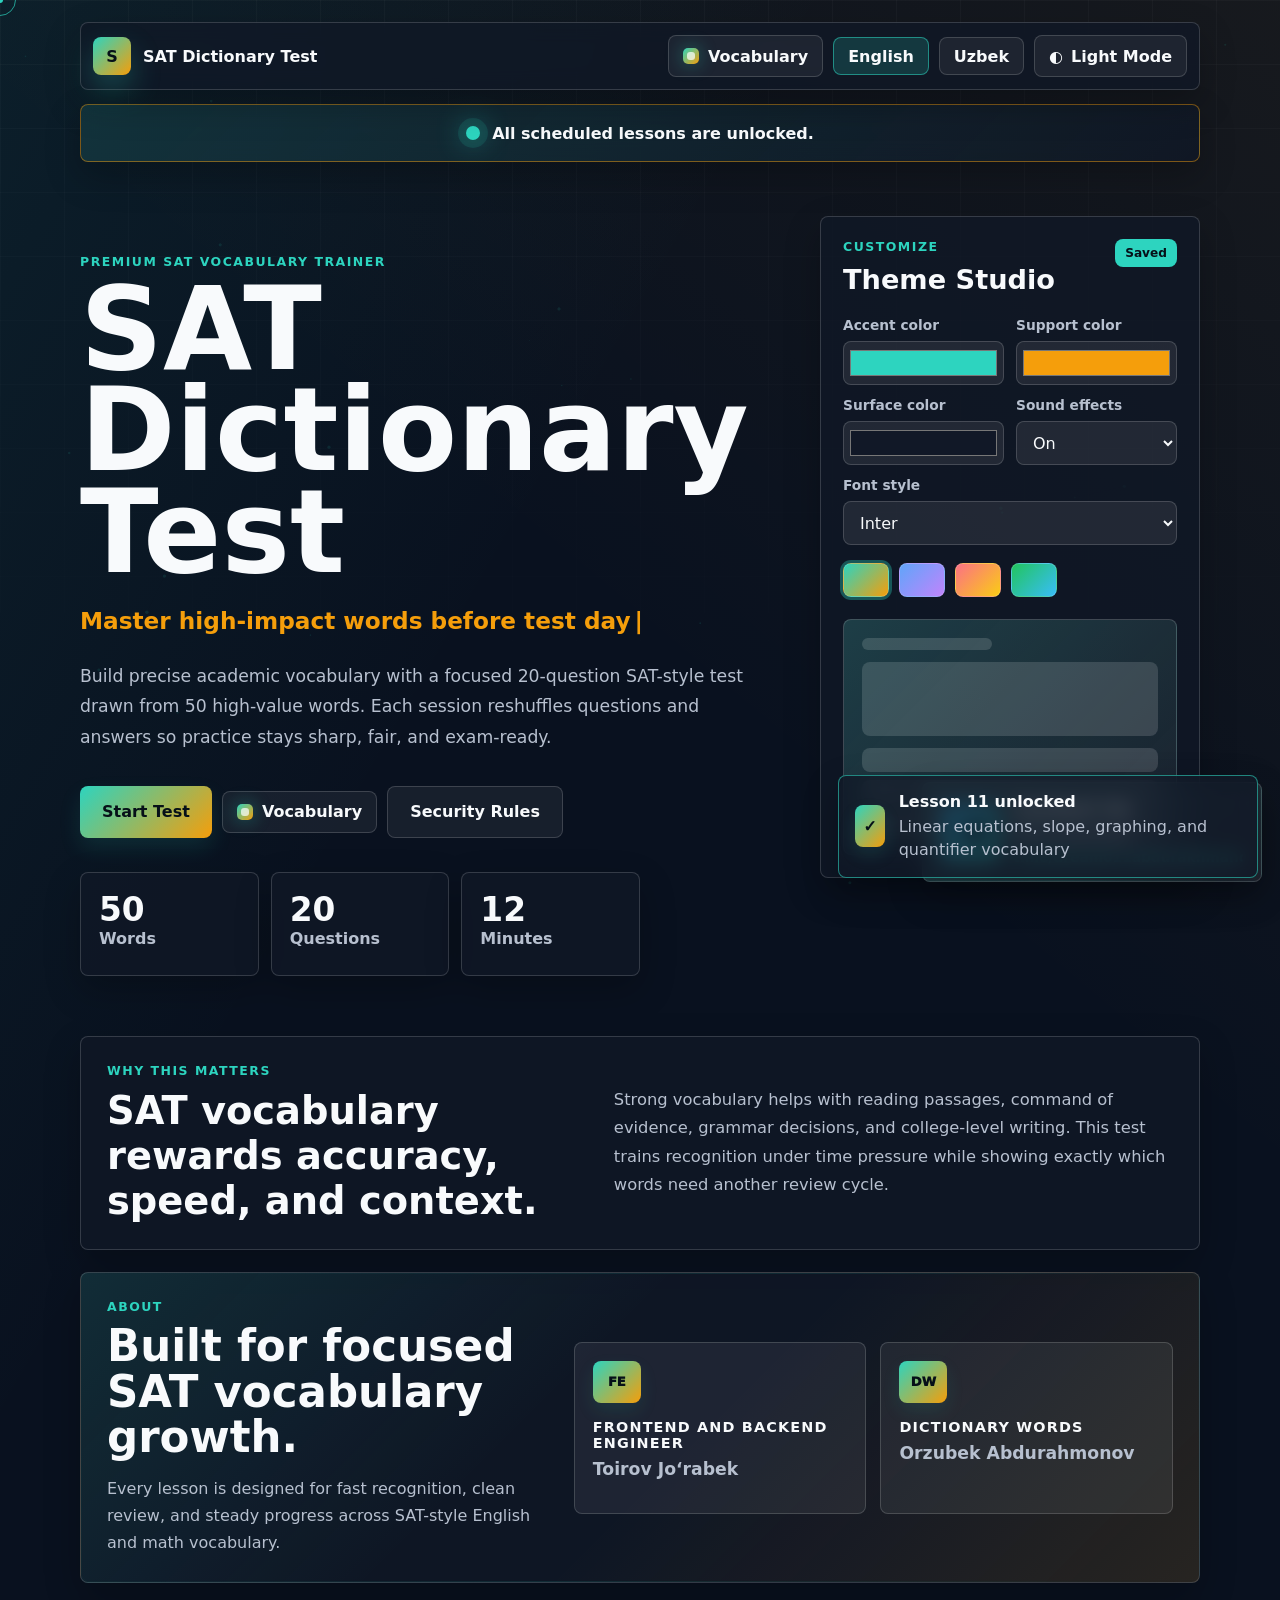
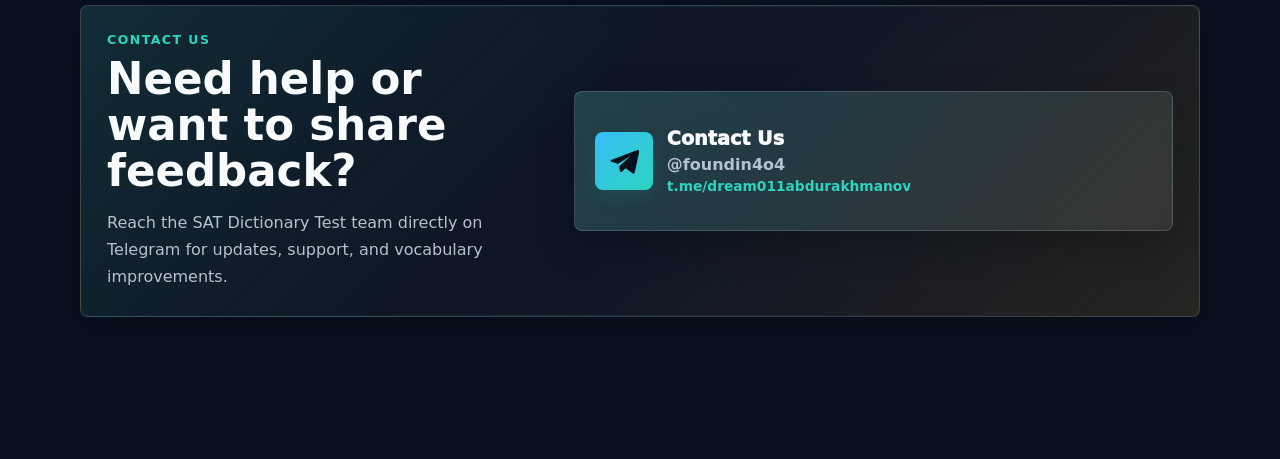
<file: index.html>
﻿<!DOCTYPE html>
<html lang="en" translate="no">
<head>
  <meta charset="UTF-8">
  <meta name="viewport" content="width=device-width, initial-scale=1.0">
  <meta name="google" content="notranslate">
  <title>SAT Dictionary Test</title>
  <link rel="icon" href="sat_icon.png">
  <link rel="stylesheet" href="style.css">
</head>
<body>
  <canvas id="particleCanvas" aria-hidden="true"></canvas>
  <div class="cursor-dot" aria-hidden="true"></div>
  <div class="cursor-ring" aria-hidden="true"></div>

  <div id="loadingScreen" class="loading-screen">
    <div class="loader">
      <span></span>
      <span></span>
      <span></span>
    </div>
    <p>Preparing vocabulary arena</p>
  </div>

  <main class="app-shell">
    <header class="topbar" data-home-only>
      <a class="brand" href="#homeScreen" aria-label="SAT Dictionary Test home">
        <span class="brand-mark">S</span>
        <span>SAT Dictionary Test</span>
      </a>

      <nav class="top-actions" aria-label="Home settings">
        <button id="vocabularyButton" class="secondary-button nav-vocab-button" type="button" data-open-vocabulary>
          <span class="nav-vocab-mark" aria-hidden="true"></span>
          <span data-i18n="vocabularyButton">Vocabulary</span>
        </button>
        <div class="language-switch" role="group" aria-label="Language selector">
          <button class="chip-button active" type="button" data-lang="en">English</button>
          <button class="chip-button" type="button" data-lang="uz">Uzbek</button>
        </div>
        <button id="modeToggle" class="icon-button text-icon" type="button" aria-pressed="false">
          <span class="mode-icon" aria-hidden="true">&#9680;</span>
          <span data-i18n="lightMode">Light Mode</span>
        </button>
      </nav>
    </header>
    <section id="unlockCountdown" class="unlock-countdown" data-home-only aria-live="polite">
      <span class="unlock-pulse" aria-hidden="true"></span>
      <span id="unlockCountdownText">Checking next lesson unlock...</span>
    </section>
    <section id="homeScreen" class="screen active home-screen" aria-labelledby="homeTitle">
      <div class="hero-grid">
        <section class="hero-copy">
          <p class="eyebrow" data-i18n="eyebrow">Premium SAT vocabulary trainer</p>
          <h1 id="homeTitle">SAT Dictionary Test</h1>
          <p id="typingLine" class="typing-line" aria-live="polite"></p>
          <p class="hero-description" data-i18n="description">
            Build precise academic vocabulary with a focused 20-question SAT-style test drawn from 50 high-value words. Each session reshuffles questions and answers so practice stays sharp, fair, and exam-ready.
          </p>

          <div class="hero-actions">
            <button id="startButton" class="primary-button pulse-button" type="button">
              <span data-i18n="startTest">Start Test</span>
            </button>
            <button id="homeVocabularyButton" class="secondary-button nav-vocab-button" type="button" data-open-vocabulary>
              <span class="nav-vocab-mark" aria-hidden="true"></span>
              <span data-i18n="vocabularyButton">Vocabulary</span>
            </button>
            <button id="openRulesButton" class="secondary-button" type="button" data-i18n="securityRules">Security Rules</button>
          </div>

          <div class="quick-stats" aria-label="Test summary">
            <article>
              <strong>50</strong>
              <span data-i18n="words">Words</span>
            </article>
            <article>
              <strong>20</strong>
              <span data-i18n="questions">Questions</span>
            </article>
            <article>
              <strong>12</strong>
              <span data-i18n="minutes">Minutes</span>
            </article>
          </div>
        </section>

        <aside class="control-panel" aria-label="Theme customization">
          <div class="panel-header">
            <div>
              <p class="eyebrow" data-i18n="customize">Customize</p>
              <h2 data-i18n="themeStudio">Theme Studio</h2>
            </div>
            <span class="live-badge" data-i18n="saved">Saved</span>
          </div>

          <div class="settings-grid">
            <label class="setting-field">
              <span data-i18n="accentColor">Accent color</span>
              <input id="accentColor" type="color" value="#2dd4bf">
            </label>
            <label class="setting-field">
              <span data-i18n="supportColor">Support color</span>
              <input id="supportColor" type="color" value="#f59e0b">
            </label>
            <label class="setting-field">
              <span data-i18n="surfaceColor">Surface color</span>
              <input id="surfaceColor" type="color" value="#111827">
            </label>
            <label class="setting-field">
              <span data-i18n="soundEffects">Sound effects</span>
              <select id="soundSelect">
                <option value="on">On</option>
                <option value="off">Off</option>
              </select>
            </label>
            <label class="setting-field wide">
              <span data-i18n="fontStyle">Font style</span>
              <select id="fontSelect"></select>
            </label>
          </div>

          <div class="preset-row" aria-label="Preset themes">
            <button class="preset preset-a active" type="button" data-theme="aurora" aria-label="Aurora preset"></button>
            <button class="preset preset-b" type="button" data-theme="scholar" aria-label="Scholar preset"></button>
            <button class="preset preset-c" type="button" data-theme="ember" aria-label="Ember preset"></button>
            <button class="preset preset-d" type="button" data-theme="mint" aria-label="Mint preset"></button>
          </div>

          <div class="mini-preview" aria-hidden="true">
            <div class="preview-toolbar"></div>
            <div class="preview-question"></div>
            <div class="preview-options">
              <span></span>
              <span></span>
              <span></span>
            </div>
          </div>
        </aside>
      </div>

      <section class="learning-band" aria-labelledby="learningTitle">
        <div>
          <p class="eyebrow" data-i18n="learningEyebrow">Why this matters</p>
          <h2 id="learningTitle" data-i18n="learningTitle">SAT vocabulary rewards accuracy, speed, and context.</h2>
        </div>
        <p data-i18n="learningText">
          Strong vocabulary helps with reading passages, command of evidence, grammar decisions, and college-level writing. This test trains recognition under time pressure while showing exactly which words need another review cycle.
        </p>
      </section>

      <section id="homeAboutSection" class="info-section about-section" aria-labelledby="aboutTitle">
        <div class="section-heading-block">
          <p class="eyebrow">About</p>
          <h2 id="aboutTitle">Built for focused SAT vocabulary growth.</h2>
          <p>Every lesson is designed for fast recognition, clean review, and steady progress across SAT-style English and math vocabulary.</p>
        </div>
        <div class="about-card-grid">
          <article class="about-card">
            <span class="about-card-icon" aria-hidden="true">FE</span>
            <h3>Frontend and Backend Engineer</h3>
            <p>Toirov Jo‘rabek</p>
          </article>
          <article class="about-card">
            <span class="about-card-icon" aria-hidden="true">DW</span>
            <h3>Dictionary Words</h3>
            <p>Orzubek Abdurahmonov</p>
          </article>
        </div>
      </section>

      <section id="homeContactSection" class="info-section contact-section" aria-labelledby="contactTitle">
        <div class="section-heading-block">
          <p class="eyebrow">Contact Us</p>
          <h2 id="contactTitle">Need help or want to share feedback?</h2>
          <p>Reach the SAT Dictionary Test team directly on Telegram for updates, support, and vocabulary improvements.</p>
        </div>
        <div class="telegram-contact-card" aria-label="Telegram contact links">
          <span class="telegram-icon" aria-hidden="true">
            <svg viewBox="0 0 24 24" focusable="false">
              <path d="M21.7 3.4 2.9 10.7c-1.2.5-1.2 1.2-.2 1.5l4.8 1.5 1.8 5.5c.2.7.4 1 .8 1 .4 0 .6-.2.9-.5l2.6-2.5 5.3 3.9c1 .6 1.6.3 1.9-.9l3.3-15.5c.3-1.3-.5-1.9-1.6-1.4Zm-4.2 4.2-8.4 7.6-.3 3-1.3-4.3 10.9-6.9c.5-.3.2-.5-.3-.3Z"/>
            </svg>
          </span>
          <div class="contact-bar-copy">
            <a class="telegram-main-link" href="https://t.me/foundin4o4" target="_blank" rel="noopener noreferrer">
              <strong>Contact Us</strong>
              <small>@foundin4o4</small>
            </a>
            <a class="telegram-channel-link" href="https://t.me/dream011abdurakhmanov" target="_blank" rel="noopener noreferrer">t.me/dream011abdurakhmanov</a>
          </div>
        </div>
      </section>
    </section>

    <section id="vocabularyScreen" class="screen vocabulary-screen" aria-labelledby="vocabularyTitle">
      <div class="vocabulary-shell">
        <div class="vocabulary-heading">
          <div>
            <p class="eyebrow">Word library</p>
            <h1 id="vocabularyTitle">Vocabulary</h1>
            <p>Review every English word with its Uzbek translation before starting a secure test.</p>
          </div>
          <button id="vocabCloseButton" class="secondary-button" type="button">Back Home</button>
        </div>

        <div class="vocabulary-toolbar">
          <div class="vocab-tabs" role="tablist" aria-label="Vocabulary lesson tabs">
            <button class="vocab-tab active" type="button" role="tab" aria-selected="true" data-vocab-lesson="lesson1">Lesson 1 Vocabulary</button>
            <button class="vocab-tab" type="button" role="tab" aria-selected="false" data-vocab-lesson="lesson2">Lesson 2 Vocabulary</button>
            <button class="vocab-tab" type="button" role="tab" aria-selected="false" data-vocab-lesson="lesson3">Lesson 3 Vocabulary</button>
            <button class="vocab-tab" type="button" role="tab" aria-selected="false" data-vocab-lesson="lesson4">Lesson 4 Vocabulary</button>
          </div>

          <div class="vocab-tools">
            <label class="vocab-search">
              <span>Search vocabulary</span>
              <input id="vocabSearchInput" type="search" placeholder="Search English or Uzbek..." autocomplete="off">
            </label>
            <button id="copyVocabularyButton" class="secondary-button copy-vocab-button" type="button">
              <span class="copy-vocab-icon" aria-hidden="true"></span>
              <span>Copy Vocabulary</span>
            </button>
          </div>
        </div>

        <div class="vocab-meta">
          <span id="vocabCount">50 words</span>
          <span id="copyStatus" aria-live="polite"></span>
        </div>

        <div id="vocabularyList" class="vocabulary-list" aria-live="polite"></div>
      </div>
    </section>

    <section id="lessonScreen" class="screen lesson-screen" aria-labelledby="lessonTitle">
      <div class="lesson-heading">
        <p class="eyebrow">Choose your test</p>
        <h1 id="lessonTitle">Select a Lesson</h1>
        <p>Choose a lesson, select your question amount, then launch a secure randomized test with shuffled answer choices.</p>
      </div>

      <div class="lesson-grid" aria-label="Available lessons">
        <article class="lesson-card lesson-card-one">
          <div class="lesson-visual lesson-image-frame">
            <img class="lesson-image" src="lesson_1.png" alt="Lesson 1 vocabulary image">
            <span class="visual-chip">L1</span>
          </div>
          <div class="lesson-content">
            <p class="eyebrow">Basic vocabulary</p>
            <h2>Lesson 1</h2>
            <p>Practice the original 50 SAT dictionary questions with essential meanings and fast recall.</p>
          </div>
          <button class="primary-button lesson-start-button" type="button" data-lesson="lesson1">Start</button>
        </article>

        <article class="lesson-card lesson-card-two">
          <div class="lesson-visual lesson-image-frame">
            <img class="lesson-image" src="lesson_2.png" alt="Lesson 2 vocabulary image">
            <span class="visual-chip">L2</span>
          </div>
          <div class="lesson-content">
            <p class="eyebrow">Intermediate vocabulary</p>
            <h2>Lesson 2</h2>
            <p>Advance into a second 50-word SAT set focused on academic reading and reasoning.</p>
          </div>
          <button class="primary-button lesson-start-button" type="button" data-lesson="lesson2">Start</button>
        </article>
        <article class="lesson-card lesson-card-three">
          <div class="lesson-visual lesson-image-frame">
            <img class="lesson-image" src="lesson_3.png" alt="Lesson 3 vocabulary image">
            <span class="visual-chip">L3</span>
          </div>
          <div class="lesson-content">
            <p class="eyebrow">Growth vocabulary</p>
            <h2>Lesson 3</h2>
            <p>Explore exponential, measurement, sequence, and change vocabulary for stronger SAT reasoning.</p>
          </div>
          <button class="primary-button lesson-start-button" type="button" data-lesson="lesson3">Start</button>
        </article>

        <article class="lesson-card lesson-card-four">
          <div class="lesson-visual lesson-image-frame">
            <img class="lesson-image" src="lesson_4.png" alt="Lesson 4 vocabulary image">
            <span class="visual-chip">L4</span>
          </div>
          <div class="lesson-content">
            <p class="eyebrow">Graph vocabulary</p>
            <h2>Lesson 4</h2>
            <p>Train polynomial, graph, table, finance, and algebra vocabulary with randomized testing.</p>
          </div>
          <button class="primary-button lesson-start-button" type="button" data-lesson="lesson4">Start</button>
        </article>
      </div>

      <div class="lesson-footer">
        <button id="lessonBackButton" class="secondary-button" type="button">Back Home</button>
      </div>
    </section>

    <section id="quizSettingsScreen" class="screen quiz-settings-screen" aria-labelledby="quizSettingsTitle">
      <div class="quiz-settings-card">
        <div class="quiz-settings-heading">
          <p class="eyebrow">Quiz setup</p>
          <h1 id="quizSettingsTitle">Customize Your Test</h1>
          <p id="quizSettingsLessonText">Lesson 1 selected. Choose how many questions you want before secure mode begins.</p>
        </div>

        <div class="question-amount-panel" aria-label="Question amount selector">
          <div class="amount-summary">
            <span id="selectedQuestionText">Selected Questions: 20</span>
            <strong id="selectedTimeText">Total Time: 200 Seconds</strong>
          </div>

          <label class="amount-slider-field" for="questionAmountSlider">
            <span>Question Amount</span>
            <input id="questionAmountSlider" type="range" min="5" max="50" step="1" value="20">
          </label>

          <div class="amount-stepper" role="group" aria-label="Adjust question amount">
            <button id="questionMinusButton" class="secondary-button amount-step-button" type="button" aria-label="Decrease question amount">-</button>
            <label class="amount-input-label" for="questionAmountInput">
              <span>Questions</span>
              <input id="questionAmountInput" type="number" min="5" max="50" step="1" value="20">
            </label>
            <button id="questionPlusButton" class="secondary-button amount-step-button" type="button" aria-label="Increase question amount">+</button>
          </div>
        </div>

        <div class="quiz-settings-actions">
          <button id="quizSettingsBackButton" class="secondary-button" type="button">Back to Lessons</button>
          <button id="quizSettingsStartButton" class="primary-button" type="button">Start Secure Test</button>
        </div>
      </div>
    </section>
    <section id="testScreen" class="screen test-screen" aria-labelledby="questionTitle">
      <div class="test-topbar">
        <div>
          <span id="testLabel" class="test-label">SAT Vocabulary Session</span>
          <h2 id="questionCounter">Question 1 of 20</h2>
        </div>
        <div class="test-metrics">
          <div class="metric">
            <span>Timer</span>
            <strong id="timerDisplay">03:20</strong>
          </div>
          <div class="metric">
            <span>Score</span>
            <strong id="scoreDisplay">0</strong>
          </div>
        </div>
      </div>

      <div class="progress-track" aria-label="Test progress">
        <div id="progressBar" class="progress-bar"></div>
      </div>

      <article class="question-stage">
        <p id="questionMeta" class="question-meta">Choose the best meaning.</p>
        <h1 id="questionTitle">What is the meaning of "abate"?</h1>
        <div id="optionsGrid" class="options-grid" role="radiogroup" aria-label="Answer choices"></div>
      </article>

      <div class="test-actions">
        <button id="finishButton" class="secondary-button danger" type="button">Finish Test</button>
        <button id="nextButton" class="primary-button" type="button" disabled>Next Question</button>
      </div>
    </section>

    <section id="resultScreen" class="screen result-screen" aria-labelledby="resultTitle">
      <div class="result-card">
        <p id="resultStatus" class="eyebrow">Test complete</p>
        <h1 id="resultTitle">Your SAT Vocabulary Result</h1>
        <div class="score-orbit" aria-label="Final score">
          <span id="scoreBig">0/20</span>
          <small id="percentageBig">0%</small>
        </div>
        <div class="grade-strip">
          <div>
            <span>Grade</span>
            <strong id="gradeValue">F</strong>
          </div>
          <div>
            <span>Correct</span>
            <strong id="correctValue">0</strong>
          </div>
          <div>
            <span>Missed</span>
            <strong id="missedValue">0</strong>
          </div>
        </div>

        <div id="cheatWarning" class="warning-box hidden" role="alert"></div>

        <section class="review-section" aria-labelledby="reviewTitle">
          <h2 id="reviewTitle">Incorrect Answers</h2>
          <div id="incorrectList" class="incorrect-list"></div>
        </section>

        <div class="result-actions">
          <button id="retryButton" class="primary-button" type="button">Retry Test</button>
          <button id="homeButton" class="secondary-button" type="button">Back Home</button>
        </div>
      </div>
    </section>
  </main>

  <div id="modalOverlay" class="modal-overlay hidden" role="dialog" aria-modal="true" aria-labelledby="modalTitle">
    <div class="modal-window">
      <button id="closeModalButton" class="modal-close" type="button" aria-label="Close dialog">x</button>
      <p class="eyebrow" id="modalKicker">Secure mode</p>
      <h2 id="modalTitle">Fullscreen test rules</h2>
      <p id="modalBody">
        The test runs in fullscreen. Leaving the page, opening developer tools, copying text, right clicking, switching tabs, or using system shortcuts ends the session and records the current result.
      </p>
      <button id="modalActionButton" class="primary-button" type="button">I understand</button>
    </div>
  </div>

  <div id="confettiLayer" class="confetti-layer" aria-hidden="true"></div>
  <div id="permanentContactBar" class="permanent-contact-bar" aria-label="Telegram contact links">
    <span class="telegram-icon" aria-hidden="true">
      <svg viewBox="0 0 24 24" focusable="false">
        <path d="M21.7 3.4 2.9 10.7c-1.2.5-1.2 1.2-.2 1.5l4.8 1.5 1.8 5.5c.2.7.4 1 .8 1 .4 0 .6-.2.9-.5l2.6-2.5 5.3 3.9c1 .6 1.6.3 1.9-.9l3.3-15.5c.3-1.3-.5-1.9-1.6-1.4Zm-4.2 4.2-8.4 7.6-.3 3-1.3-4.3 10.9-6.9c.5-.3.2-.5-.3-.3Z"/>
      </svg>
    </span>
    <div class="contact-bar-copy">
      <a class="telegram-main-link" href="https://t.me/foundin4o4" target="_blank" rel="noopener noreferrer">
        <strong>Contact Us</strong>
        <small>@foundin4o4</small>
      </a>
      <a class="telegram-channel-link" href="https://t.me/dream011abdurakhmanov" target="_blank" rel="noopener noreferrer">t.me/dream011abdurakhmanov</a>
    </div>
  </div>

  <script src="lessons-extra.js"></script>
  <script src="script.js"></script>
</body>
</html>
</file>
<file: style.css>
﻿:root {
  --accent: #2dd4bf;
  --support: #f59e0b;
  --surface-custom: #111827;
  --bg: #09111f;
  --bg-2: #101827;
  --text: #f8fafc;
  --muted: #b7c0cf;
  --panel: rgba(12, 18, 31, 0.72);
  --panel-solid: #121a2a;
  --line: rgba(255, 255, 255, 0.16);
  --shadow: 0 24px 70px rgba(0, 0, 0, 0.34);
  --radius: 8px;
  --font-main: Inter, ui-sans-serif, system-ui, -apple-system, BlinkMacSystemFont, "Segoe UI", sans-serif;
}

* {
  box-sizing: border-box;
}

html {
  scroll-behavior: smooth;
}

body {
  min-height: 100vh;
  margin: 0;
  overflow-x: hidden;
  color: var(--text);
  font-family: var(--font-main);
  background:
    linear-gradient(120deg, rgba(45, 212, 191, 0.12), transparent 34%),
    linear-gradient(220deg, rgba(245, 158, 11, 0.12), transparent 38%),
    var(--bg);
  transition: background 500ms ease, color 300ms ease, font-family 250ms ease;
}

body.light {
  --bg: #f7fafc;
  --bg-2: #eef4f7;
  --text: #101827;
  --muted: #536173;
  --panel: rgba(255, 255, 255, 0.74);
  --panel-solid: #ffffff;
  --line: rgba(17, 24, 39, 0.13);
  --shadow: 0 24px 70px rgba(31, 41, 55, 0.16);
}

button,
input,
select {
  font: inherit;
}

button {
  cursor: pointer;
}

button:focus-visible,
input:focus-visible,
select:focus-visible,
[role="radio"]:focus-visible {
  outline: 3px solid color-mix(in srgb, var(--accent) 70%, white);
  outline-offset: 4px;
}

::selection {
  color: #051018;
  background: var(--accent);
}

#particleCanvas {
  position: fixed;
  inset: 0;
  z-index: -2;
  width: 100%;
  height: 100%;
}

body::before {
  position: fixed;
  inset: 0;
  z-index: -1;
  content: "";
  pointer-events: none;
  background-image:
    linear-gradient(rgba(255, 255, 255, 0.035) 1px, transparent 1px),
    linear-gradient(90deg, rgba(255, 255, 255, 0.035) 1px, transparent 1px);
  background-size: 64px 64px;
  mask-image: linear-gradient(to bottom, rgba(0, 0, 0, 0.8), transparent 86%);
}

.cursor-dot,
.cursor-ring {
  position: fixed;
  z-index: 9999;
  left: 0;
  top: 0;
  pointer-events: none;
  transform: translate(-50%, -50%);
  transition: opacity 200ms ease;
}

.cursor-dot {
  width: 6px;
  height: 6px;
  border-radius: 999px;
  background: var(--accent);
}

.cursor-ring {
  width: 32px;
  height: 32px;
  border: 1px solid color-mix(in srgb, var(--accent) 70%, transparent);
  border-radius: 999px;
  transition: transform 120ms ease, width 160ms ease, height 160ms ease, opacity 200ms ease;
}

@media (pointer: coarse) {
  .cursor-dot,
  .cursor-ring {
    display: none;
  }
}

.loading-screen {
  position: fixed;
  inset: 0;
  z-index: 9998;
  display: grid;
  place-items: center;
  gap: 18px;
  background: var(--bg);
  transition: opacity 450ms ease, visibility 450ms ease;
}

.loading-screen.hidden {
  visibility: hidden;
  opacity: 0;
}

.loader {
  display: flex;
  gap: 10px;
}

.loader span {
  width: 14px;
  height: 52px;
  border-radius: 999px;
  background: linear-gradient(180deg, var(--accent), var(--support));
  animation: loadingPulse 900ms ease-in-out infinite;
}

.loader span:nth-child(2) {
  animation-delay: 120ms;
}

.loader span:nth-child(3) {
  animation-delay: 240ms;
}

.loading-screen p {
  margin: 0;
  color: var(--muted);
  letter-spacing: 0.08em;
  text-transform: uppercase;
}

.app-shell {
  width: min(1180px, calc(100% - 32px));
  margin: 0 auto;
  padding: 22px 0 142px;
}

.topbar {
  position: sticky;
  top: 12px;
  z-index: 50;
  display: flex;
  align-items: center;
  justify-content: space-between;
  gap: 18px;
  min-height: 66px;
  padding: 12px;
  border: 1px solid var(--line);
  border-radius: var(--radius);
  background: var(--panel);
  box-shadow: var(--shadow);
  backdrop-filter: blur(20px);
}

.brand {
  display: inline-flex;
  align-items: center;
  gap: 12px;
  color: var(--text);
  font-weight: 800;
  text-decoration: none;
}

.brand-mark {
  display: grid;
  width: 38px;
  height: 38px;
  place-items: center;
  border-radius: var(--radius);
  color: #061018;
  background: linear-gradient(135deg, var(--accent), var(--support));
  box-shadow: 0 14px 30px color-mix(in srgb, var(--accent) 26%, transparent);
}

.top-actions,
.language-switch,
.hero-actions,
.test-actions,
.result-actions,
.preset-row {
  display: flex;
  align-items: center;
  gap: 10px;
}

.chip-button,
.icon-button,
.primary-button,
.secondary-button,
.option-button,
.modal-close {
  border: 0;
  border-radius: var(--radius);
  transition: transform 200ms ease, box-shadow 200ms ease, background 200ms ease, border-color 200ms ease, opacity 200ms ease;
}

.chip-button,
.icon-button,
.secondary-button {
  color: var(--text);
  border: 1px solid var(--line);
  background: rgba(255, 255, 255, 0.06);
}

.chip-button {
  min-height: 38px;
  padding: 0 14px;
  font-weight: 700;
}

.chip-button.active,
.chip-button:hover,
.icon-button:hover,
.secondary-button:hover {
  border-color: color-mix(in srgb, var(--accent) 55%, transparent);
  background: color-mix(in srgb, var(--accent) 18%, transparent);
}

.icon-button {
  min-height: 42px;
  padding: 0 14px;
}

.text-icon {
  display: inline-flex;
  align-items: center;
  gap: 8px;
  font-weight: 750;
}

.screen {
  display: none;
  animation: screenIn 420ms ease both;
}

.screen.active {
  display: block;
}

.home-screen {
  padding-top: 54px;
}

.hero-grid {
  display: grid;
  grid-template-columns: minmax(0, 1fr) 420px;
  gap: 30px;
  align-items: start;
  min-height: calc(100vh - 160px);
}

.hero-copy {
  align-self: center;
  padding: 38px 0;
}

.eyebrow {
  margin: 0 0 10px;
  color: var(--accent);
  font-size: 0.78rem;
  font-weight: 850;
  letter-spacing: 0.12em;
  text-transform: uppercase;
}

h1,
h2,
p {
  overflow-wrap: anywhere;
}

.hero-copy h1 {
  max-width: 820px;
  margin: 0;
  font-size: clamp(3rem, 9vw, 7.2rem);
  line-height: 0.88;
  letter-spacing: 0;
}

.typing-line {
  min-height: 36px;
  margin: 24px 0 0;
  color: var(--support);
  font-size: clamp(1.1rem, 2vw, 1.45rem);
  font-weight: 760;
}

.typing-line::after {
  content: "|";
  display: inline-block;
  margin-left: 4px;
  animation: blink 900ms steps(2, start) infinite;
}

.hero-description {
  max-width: 680px;
  margin: 18px 0 0;
  color: var(--muted);
  font-size: 1.08rem;
  line-height: 1.75;
}

.hero-actions {
  flex-wrap: wrap;
  margin-top: 34px;
}

.primary-button,
.secondary-button {
  min-height: 52px;
  padding: 0 22px;
  font-weight: 850;
}

.primary-button {
  position: relative;
  overflow: hidden;
  color: #061018;
  background: linear-gradient(135deg, var(--accent), var(--support));
  box-shadow: 0 18px 38px color-mix(in srgb, var(--accent) 24%, transparent);
}

.primary-button::before {
  position: absolute;
  inset: 0;
  content: "";
  transform: translateX(-120%) skewX(-20deg);
  background: linear-gradient(90deg, transparent, rgba(255, 255, 255, 0.46), transparent);
}

.primary-button:hover::before {
  animation: sheen 900ms ease;
}

.primary-button:hover,
.secondary-button:hover,
.option-button:hover,
.icon-button:hover {
  transform: translateY(-2px);
}

.primary-button:disabled {
  cursor: not-allowed;
  opacity: 0.46;
  transform: none;
}

.button-arrow {
  margin-left: 10px;
}

.pulse-button {
  animation: buttonBreathe 2.8s ease-in-out infinite;
}

.secondary-button {
  background: rgba(255, 255, 255, 0.06);
}

.nav-vocab-button {
  display: inline-flex;
  align-items: center;
  gap: 9px;
  min-height: 42px;
  padding: 0 14px;
}

.nav-vocab-mark,
.copy-vocab-icon {
  position: relative;
  display: inline-block;
  width: 16px;
  height: 16px;
  border-radius: 5px;
  background: linear-gradient(135deg, var(--accent), var(--support));
  box-shadow: 0 0 18px color-mix(in srgb, var(--accent) 40%, transparent);
}

.nav-vocab-mark::after,
.copy-vocab-icon::after {
  position: absolute;
  inset: 4px;
  border-radius: 3px;
  content: "";
  background: rgba(255, 255, 255, 0.7);
  animation: iconPulse 1.8s ease-in-out infinite;
}

.secondary-button.danger {
  border-color: rgba(248, 113, 113, 0.38);
  color: #fecaca;
}

body.light .secondary-button.danger {
  color: #991b1b;
}

.quick-stats {
  display: grid;
  grid-template-columns: repeat(3, minmax(0, 1fr));
  gap: 12px;
  max-width: 560px;
  margin-top: 34px;
}

.quick-stats article {
  min-height: 104px;
  padding: 18px;
  border: 1px solid var(--line);
  border-radius: var(--radius);
  background: var(--panel);
  box-shadow: var(--shadow);
  backdrop-filter: blur(24px);
}

.quick-stats strong {
  display: block;
  font-size: 2.05rem;
}

.quick-stats span {
  color: var(--muted);
  font-weight: 700;
}

.control-panel,
.learning-band,
.question-stage,
.result-card,
.modal-window {
  border: 1px solid var(--line);
  border-radius: var(--radius);
  background: var(--panel);
  box-shadow: var(--shadow);
  backdrop-filter: blur(22px);
}

.control-panel {
  position: sticky;
  top: 100px;
  padding: 22px;
}

.panel-header {
  display: flex;
  align-items: flex-start;
  justify-content: space-between;
  gap: 16px;
  margin-bottom: 22px;
}

.panel-header h2 {
  margin: 0;
  font-size: 1.7rem;
}

.live-badge {
  padding: 7px 10px;
  border-radius: var(--radius);
  color: #061018;
  font-size: 0.76rem;
  font-weight: 900;
  background: var(--accent);
}

.settings-grid {
  display: grid;
  grid-template-columns: repeat(2, minmax(0, 1fr));
  gap: 12px;
}

.setting-field {
  display: grid;
  gap: 8px;
  min-width: 0;
}

.setting-field.wide {
  grid-column: 1 / -1;
}

.setting-field span {
  color: var(--muted);
  font-size: 0.86rem;
  font-weight: 760;
}

.setting-field input,
.setting-field select {
  width: 100%;
  min-height: 44px;
  border: 1px solid var(--line);
  border-radius: var(--radius);
  color: var(--text);
  background: rgba(255, 255, 255, 0.08);
}

.setting-field input[type="color"] {
  padding: 4px;
}

.setting-field select {
  padding: 0 12px;
}

body.light .setting-field select {
  background: #ffffff;
}

.preset-row {
  margin-top: 18px;
}

.preset {
  width: 46px;
  height: 34px;
  border: 1px solid var(--line);
  border-radius: var(--radius);
}

.preset.active {
  box-shadow: 0 0 0 3px color-mix(in srgb, var(--accent) 34%, transparent);
}

.preset-a {
  background: linear-gradient(135deg, #2dd4bf, #f59e0b);
}

.preset-b {
  background: linear-gradient(135deg, #60a5fa, #c084fc);
}

.preset-c {
  background: linear-gradient(135deg, #fb7185, #facc15);
}

.preset-d {
  background: linear-gradient(135deg, #22c55e, #38bdf8);
}

.mini-preview {
  display: grid;
  gap: 12px;
  margin-top: 22px;
  padding: 18px;
  border: 1px solid var(--line);
  border-radius: var(--radius);
  background:
    linear-gradient(135deg, color-mix(in srgb, var(--accent) 16%, transparent), transparent),
    rgba(255, 255, 255, 0.05);
}

.preview-toolbar,
.preview-question,
.preview-options span {
  border-radius: var(--radius);
  background: rgba(255, 255, 255, 0.14);
}

.preview-toolbar {
  width: 44%;
  height: 12px;
}

.preview-question {
  height: 74px;
}

.preview-options {
  display: grid;
  gap: 8px;
}

.preview-options span {
  height: 24px;
}

.learning-band {
  display: grid;
  grid-template-columns: 0.86fr 1fr;
  gap: 26px;
  align-items: center;
  margin-top: 22px;
  padding: 26px;
}

.learning-band h2 {
  margin: 0;
  font-size: clamp(1.6rem, 3vw, 2.6rem);
}

.learning-band p:last-child {
  margin: 0;
  color: var(--muted);
  font-size: 1.02rem;
  line-height: 1.75;
}

.vocabulary-screen {
  min-height: calc(100vh - 40px);
  padding: 44px 0;
}

.vocabulary-shell {
  position: relative;
  overflow: hidden;
  padding: clamp(20px, 4vw, 34px);
  border: 1px solid var(--line);
  border-radius: var(--radius);
  background:
    linear-gradient(145deg, color-mix(in srgb, var(--accent) 16%, transparent), transparent 36%),
    linear-gradient(320deg, color-mix(in srgb, var(--support) 14%, transparent), transparent 42%),
    var(--panel);
  box-shadow: var(--shadow);
  backdrop-filter: blur(16px);
  contain: layout paint;
}

.vocabulary-shell::before {
  position: absolute;
  inset: 0;
  padding: 1px;
  border-radius: inherit;
  content: "";
  pointer-events: none;
  background: linear-gradient(120deg, transparent, var(--accent), var(--support), transparent);
  background-size: 280% 280%;
  mask: linear-gradient(#000 0 0) content-box, linear-gradient(#000 0 0);
  mask-composite: exclude;
  opacity: 0.74;
  animation: borderFlow 12s linear infinite;
}

.vocabulary-heading {
  position: relative;
  z-index: 2;
  display: flex;
  align-items: flex-start;
  justify-content: space-between;
  gap: 20px;
}

.vocabulary-heading h1 {
  margin: 0;
  font-size: clamp(2.4rem, 7vw, 5rem);
  line-height: 0.94;
}

.vocabulary-heading p:last-child {
  max-width: 680px;
  margin: 16px 0 0;
  color: var(--muted);
  line-height: 1.7;
}

.vocabulary-toolbar {
  position: relative;
  z-index: 2;
  display: grid;
  gap: 16px;
  margin-top: 26px;
}

.vocab-tabs {
  display: grid;
  grid-template-columns: repeat(4, minmax(0, 1fr));
  gap: 10px;
  padding: 8px;
  border: 1px solid var(--line);
  border-radius: var(--radius);
  background: rgba(255, 255, 255, 0.06);
}

.vocab-tab {
  min-height: 52px;
  border: 1px solid transparent;
  border-radius: var(--radius);
  color: var(--text);
  font-weight: 850;
  background: transparent;
  transition: transform 200ms ease, background 200ms ease, border-color 200ms ease, box-shadow 200ms ease;
}

.vocab-tab:hover,
.vocab-tab.active {
  transform: translateY(-1px);
  border-color: color-mix(in srgb, var(--accent) 55%, transparent);
  background: color-mix(in srgb, var(--accent) 18%, transparent);
  box-shadow: 0 14px 34px color-mix(in srgb, var(--accent) 16%, transparent);
}

.vocab-tools {
  display: grid;
  grid-template-columns: minmax(0, 1fr) auto;
  gap: 12px;
  align-items: end;
}

.vocab-search {
  display: grid;
  gap: 8px;
}

.vocab-search span {
  color: var(--muted);
  font-size: 0.86rem;
  font-weight: 800;
  letter-spacing: 0.08em;
  text-transform: uppercase;
}

.vocab-search input {
  min-height: 54px;
  width: 100%;
  padding: 0 16px;
  border: 1px solid var(--line);
  border-radius: var(--radius);
  color: var(--text);
  background: rgba(255, 255, 255, 0.08);
  transition: border-color 200ms ease, box-shadow 200ms ease, background 200ms ease;
}

.vocab-search input:focus {
  border-color: color-mix(in srgb, var(--accent) 70%, transparent);
  box-shadow: 0 0 0 4px color-mix(in srgb, var(--accent) 14%, transparent);
}

body.light .vocab-search input {
  background: rgba(255, 255, 255, 0.78);
}

.copy-vocab-button {
  display: inline-flex;
  align-items: center;
  gap: 9px;
  white-space: nowrap;
}

.vocab-meta {
  position: relative;
  z-index: 2;
  display: flex;
  justify-content: space-between;
  gap: 12px;
  min-height: 28px;
  margin: 18px 0 12px;
  color: var(--muted);
  font-size: 0.88rem;
  font-weight: 800;
}

#copyStatus {
  color: var(--accent);
}

.vocabulary-list {
  position: relative;
  z-index: 2;
  display: grid;
  gap: 10px;
  max-height: min(58vh, 620px);
  overflow: auto;
  padding: 4px 6px 4px 0;
  scroll-behavior: smooth;
  overscroll-behavior: contain;
  scrollbar-gutter: stable;
  -webkit-overflow-scrolling: touch;
  contain: content;
  transform: translateZ(0);
  transition: opacity 160ms ease;
}

.vocabulary-list.is-rendering {
  opacity: 0.88;
}

.vocab-item {
  position: relative;
  display: grid;
  grid-template-columns: minmax(0, 0.9fr) auto minmax(0, 1.1fr);
  gap: 16px;
  align-items: center;
  min-height: 68px;
  padding: 14px 16px;
  overflow: hidden;
  border: 1px solid var(--line);
  border-radius: var(--radius);
  background:
    linear-gradient(90deg, color-mix(in srgb, var(--accent) 10%, transparent), transparent),
    rgba(255, 255, 255, 0.055);
  animation: vocabItemIn 180ms ease both;
  contain: layout paint;
  content-visibility: auto;
  contain-intrinsic-size: 68px;
  transition: transform 160ms ease, border-color 160ms ease, background 160ms ease;
}

.vocab-item::before {
  position: absolute;
  inset: 0;
  content: "";
  pointer-events: none;
  transform: translateX(-110%);
  background: linear-gradient(90deg, transparent, color-mix(in srgb, var(--accent) 16%, transparent), transparent);
  opacity: 0.65;
  transition: transform 260ms ease;
}

.vocab-item:hover {
  transform: translateX(4px) scale(1.005);
  border-color: color-mix(in srgb, var(--accent) 48%, transparent);
  background: color-mix(in srgb, var(--accent) 11%, rgba(255, 255, 255, 0.055));
  box-shadow: 0 10px 24px color-mix(in srgb, var(--accent) 10%, transparent);
}

.vocab-item:hover::before {
  transform: translateX(110%);
}

.vocab-word {
  font-size: 1.02rem;
  font-weight: 900;
}

.vocab-separator {
  display: grid;
  width: 42px;
  min-height: 24px;
  place-items: center;
  border-radius: 999px;
  color: var(--accent);
  font-weight: 950;
  text-shadow: 0 0 18px color-mix(in srgb, var(--accent) 60%, transparent);
}

.vocab-translation {
  color: var(--muted);
  font-weight: 780;
  line-height: 1.45;
}

.vocab-empty {
  padding: 30px;
  border: 1px solid var(--line);
  border-radius: var(--radius);
  color: var(--muted);
  background: rgba(255, 255, 255, 0.06);
  text-align: center;
}


.info-section {
  position: relative;
  display: grid;
  grid-template-columns: 0.85fr 1.15fr;
  gap: 24px;
  align-items: center;
  margin-top: 22px;
  padding: 26px;
  overflow: hidden;
  border: 1px solid var(--line);
  border-radius: var(--radius);
  background:
    linear-gradient(135deg, color-mix(in srgb, var(--accent) 12%, transparent), transparent 42%),
    linear-gradient(315deg, color-mix(in srgb, var(--support) 11%, transparent), transparent 46%),
    var(--panel);
  box-shadow: var(--shadow);
  backdrop-filter: blur(22px);
  animation: sectionReveal 650ms ease both;
}

.info-section::before {
  position: absolute;
  inset: 0;
  padding: 1px;
  border-radius: inherit;
  content: "";
  pointer-events: none;
  background: linear-gradient(120deg, transparent, var(--accent), var(--support), transparent);
  background-size: 260% 260%;
  mask: linear-gradient(#000 0 0) content-box, linear-gradient(#000 0 0);
  mask-composite: exclude;
  animation: borderFlow 6.2s linear infinite;
}

.section-heading-block {
  position: relative;
  z-index: 2;
}

.section-heading-block h2 {
  margin: 0;
  font-size: clamp(1.7rem, 3.4vw, 3rem);
  line-height: 1.05;
}

.section-heading-block p:last-child {
  margin: 14px 0 0;
  color: var(--muted);
  line-height: 1.7;
}

.about-card-grid {
  position: relative;
  z-index: 2;
  display: grid;
  grid-template-columns: repeat(2, minmax(0, 1fr));
  gap: 14px;
}

.about-card {
  min-height: 172px;
  padding: 18px;
  border: 1px solid var(--line);
  border-radius: var(--radius);
  background: rgba(255, 255, 255, 0.065);
  transition: transform 220ms ease, border-color 220ms ease, box-shadow 220ms ease;
}

.about-card:hover,
.telegram-contact-card:hover,
.permanent-contact-bar:hover {
  transform: translateY(-4px) scale(1.01);
  border-color: color-mix(in srgb, var(--accent) 58%, transparent);
  box-shadow: 0 24px 62px color-mix(in srgb, var(--accent) 20%, transparent);
}

.about-card-icon {
  display: grid;
  width: 48px;
  height: 42px;
  place-items: center;
  border-radius: var(--radius);
  color: #061018;
  font-size: 0.82rem;
  font-weight: 950;
  background: linear-gradient(135deg, var(--accent), var(--support));
  box-shadow: 0 14px 34px color-mix(in srgb, var(--accent) 24%, transparent);
}

.about-card h3 {
  margin: 16px 0 8px;
  font-size: 0.9rem;
  letter-spacing: 0.08em;
  text-transform: uppercase;
}

.about-card p {
  margin: 0;
  color: var(--muted);
  font-size: 1.08rem;
  font-weight: 850;
}

.telegram-contact-card,
.permanent-contact-bar {
  position: relative;
  z-index: 2;
  display: flex;
  align-items: center;
  gap: 14px;
  border: 1px solid var(--line);
  border-radius: var(--radius);
  color: var(--text);
  text-decoration: none;
  background:
    linear-gradient(135deg, color-mix(in srgb, var(--accent) 15%, transparent), transparent),
    rgba(255, 255, 255, 0.075);
  backdrop-filter: blur(22px);
  transition: transform 220ms ease, border-color 220ms ease, box-shadow 220ms ease, background 220ms ease;
}

.telegram-contact-card {
  min-height: 140px;
  padding: 20px;
}

.telegram-main-link,
.telegram-channel-link {
  color: inherit;
  text-decoration: none;
  border-radius: var(--radius);
}

.telegram-main-link {
  display: block;
}

.telegram-channel-link {
  display: inline-flex;
  max-width: 100%;
  margin-top: 4px;
  color: var(--accent);
  font-size: 0.86rem;
  font-weight: 850;
  line-height: 1.25;
  overflow: hidden;
  text-overflow: ellipsis;
  white-space: nowrap;
  transition: color 160ms ease, text-shadow 160ms ease;
}

.telegram-channel-link:hover {
  color: var(--support);
  text-shadow: 0 0 14px color-mix(in srgb, var(--support) 36%, transparent);
}
.telegram-main-link:focus-visible,
.telegram-channel-link:focus-visible {
  outline: 3px solid color-mix(in srgb, var(--accent) 70%, white);
  outline-offset: 4px;
}
.telegram-icon {
  display: grid;
  flex: 0 0 auto;
  width: 58px;
  height: 58px;
  place-items: center;
  border-radius: var(--radius);
  background: linear-gradient(135deg, #38bdf8, var(--accent));
  box-shadow: 0 0 34px color-mix(in srgb, #38bdf8 42%, transparent);
  animation: iconPulse 2.4s ease-in-out infinite;
}

.telegram-icon svg {
  width: 31px;
  height: 31px;
  fill: #061018;
}

.telegram-contact-card strong,
.permanent-contact-bar strong {
  display: block;
  font-size: 1.2rem;
  font-weight: 950;
}

.telegram-contact-card small,
.permanent-contact-bar small {
  display: block;
  margin-top: 5px;
  color: var(--muted);
  font-size: 1rem;
  font-weight: 850;
}

.permanent-contact-bar {
  position: fixed;
  right: 22px;
  bottom: 18px;
  z-index: 3200;
  width: clamp(300px, 28vw, 400px);
  height: 100px;
  padding: 18px;
  box-shadow: 0 22px 70px color-mix(in srgb, var(--accent) 24%, rgba(0, 0, 0, 0.36));
  animation: contactFloat 4.4s ease-in-out infinite;
}

.permanent-contact-bar::before {
  position: absolute;
  inset: 0;
  padding: 1px;
  border-radius: inherit;
  content: "";
  pointer-events: none;
  background: linear-gradient(120deg, transparent, #38bdf8, var(--accent), var(--support), transparent);
  background-size: 280% 280%;
  mask: linear-gradient(#000 0 0) content-box, linear-gradient(#000 0 0);
  mask-composite: exclude;
  animation: borderFlow 5.2s linear infinite;
}

.contact-bar-copy {
  position: relative;
  z-index: 2;
  min-width: 0;
}
.lesson-screen {
  min-height: calc(100vh - 40px);
  padding: 54px 0;
}

.lesson-heading {
  width: min(760px, 100%);
  margin: 0 auto 28px;
  text-align: center;
}

.lesson-heading h1 {
  margin: 0;
  font-size: clamp(2.4rem, 7vw, 5.6rem);
  line-height: 0.95;
}

.lesson-heading p:last-child {
  margin: 18px auto 0;
  color: var(--muted);
  font-size: 1.06rem;
  line-height: 1.7;
}

.lesson-grid {
  display: grid;
  grid-template-columns: repeat(4, minmax(0, 1fr));
  gap: 16px;
}

.lesson-card {
  position: relative;
  display: grid;
  min-height: 430px;
  padding: 12px;
  overflow: hidden;
  border: 1px solid var(--line);
  border-radius: var(--radius);
  background:
    linear-gradient(145deg, color-mix(in srgb, var(--accent) 18%, transparent), transparent 42%),
    linear-gradient(320deg, color-mix(in srgb, var(--support) 16%, transparent), transparent 40%),
    var(--panel);
  box-shadow: var(--shadow);
  backdrop-filter: blur(24px);
  transition: transform 260ms ease, box-shadow 260ms ease, border-color 260ms ease;
}

.lesson-card::before {
  position: absolute;
  inset: 0;
  padding: 1px;
  border-radius: inherit;
  content: "";
  pointer-events: none;
  background: linear-gradient(120deg, transparent, var(--accent), var(--support), transparent);
  background-size: 260% 260%;
  mask: linear-gradient(#000 0 0) content-box, linear-gradient(#000 0 0);
  mask-composite: exclude;
  animation: borderFlow 5.8s linear infinite;
}

.lesson-card::after {
  position: absolute;
  inset: auto 18px 18px;
  height: 34%;
  content: "";
  pointer-events: none;
  background: linear-gradient(to top, color-mix(in srgb, var(--bg) 72%, transparent), transparent);
}

.lesson-card:hover {
  transform: translateY(-8px) scale(1.015);
  border-color: color-mix(in srgb, var(--accent) 62%, transparent);
  box-shadow: 0 34px 90px color-mix(in srgb, var(--accent) 20%, rgba(0, 0, 0, 0.3));
}

.lesson-card:hover .lesson-visual {
  transform: translateY(-4px) scale(1.02);
}

.lesson-card-two {
  background:
    linear-gradient(145deg, color-mix(in srgb, var(--support) 20%, transparent), transparent 44%),
    linear-gradient(320deg, rgba(96, 165, 250, 0.16), transparent 42%),
    var(--panel);
}

.lesson-card-three {
  background:
    linear-gradient(145deg, rgba(34, 197, 94, 0.18), transparent 44%),
    linear-gradient(320deg, color-mix(in srgb, var(--accent) 18%, transparent), transparent 42%),
    var(--panel);
}

.lesson-card-four {
  background:
    linear-gradient(145deg, rgba(248, 113, 113, 0.16), transparent 42%),
    linear-gradient(320deg, color-mix(in srgb, var(--support) 20%, transparent), transparent 44%),
    var(--panel);
}

.lesson-visual {
  position: relative;
  min-height: 165px;
  margin-bottom: 16px;
  overflow: hidden;
  border: 1px solid var(--line);
  border-radius: var(--radius);
  background:
    linear-gradient(135deg, rgba(255, 255, 255, 0.12), rgba(255, 255, 255, 0.02)),
    color-mix(in srgb, var(--surface-custom) 58%, transparent);
  transition: transform 260ms ease;
}


.lesson-image-frame {
  min-height: 0;
  height: 165px;
  background: rgba(255, 255, 255, 0.07);
}

.lesson-image {
  display: block;
  width: 100%;
  height: 100%;
  min-height: 0;
  object-fit: cover;
  border-radius: calc(var(--radius) - 1px);
  transform: scale(1);
  transition: transform 420ms ease, filter 260ms ease;
}

.lesson-card:hover .lesson-image {
  transform: scale(1.08);
  filter: saturate(1.08) contrast(1.04);
}
.lesson-visual span {
  position: absolute;
  display: block;
}

.visual-book {
  left: 16%;
  bottom: 18%;
  width: 44%;
  height: 42%;
  border: 1px solid color-mix(in srgb, var(--accent) 55%, transparent);
  border-radius: var(--radius);
  background: linear-gradient(135deg, var(--accent), rgba(255, 255, 255, 0.18));
  box-shadow: 0 24px 60px color-mix(in srgb, var(--accent) 26%, transparent);
  transform: perspective(700px) rotateY(-18deg) rotateX(8deg);
  animation: floatPanel 4.8s ease-in-out infinite;
}

.visual-page {
  right: 16%;
  top: 16%;
  width: 38%;
  height: 54%;
  border: 1px solid var(--line);
  border-radius: var(--radius);
  background:
    repeating-linear-gradient(to bottom, rgba(255, 255, 255, 0.3) 0 2px, transparent 2px 18px),
    rgba(255, 255, 255, 0.12);
  transform: rotate(6deg);
  animation: floatPanel 5.5s ease-in-out infinite reverse;
}

.visual-orbit {
  left: 12%;
  top: 15%;
  width: 170px;
  height: 170px;
  border: 1px solid color-mix(in srgb, var(--support) 62%, transparent);
  border-radius: 50%;
  animation: scoreSpin 12s linear infinite;
}

.visual-prism {
  left: 18%;
  top: 16%;
  width: 38%;
  height: 52%;
  clip-path: polygon(50% 0, 100% 76%, 0 76%);
  background: linear-gradient(135deg, var(--support), #60a5fa);
  box-shadow: 0 28px 70px rgba(96, 165, 250, 0.24);
  animation: floatPanel 5.1s ease-in-out infinite;
}

.visual-card {
  right: 14%;
  bottom: 16%;
  width: 44%;
  height: 44%;
  border: 1px solid color-mix(in srgb, var(--accent) 48%, transparent);
  border-radius: var(--radius);
  background:
    linear-gradient(90deg, color-mix(in srgb, var(--accent) 46%, transparent) 0 26%, transparent 26%),
    rgba(255, 255, 255, 0.12);
  transform: perspective(700px) rotateY(16deg) rotateX(8deg);
  animation: floatPanel 5.9s ease-in-out infinite reverse;
}

.visual-line {
  left: 11%;
  right: 11%;
  top: 52%;
  height: 2px;
  background: linear-gradient(90deg, transparent, var(--accent), var(--support), transparent);
  animation: lineScan 2.8s ease-in-out infinite;
}


.visual-curve {
  left: 12%;
  right: 12%;
  bottom: 24%;
  height: 46%;
  border: 3px solid transparent;
  border-top-color: var(--accent);
  border-right-color: var(--support);
  border-radius: 50% 50% 10% 10%;
  filter: drop-shadow(0 0 18px color-mix(in srgb, var(--accent) 45%, transparent));
  transform: rotate(-8deg);
  animation: floatPanel 5.4s ease-in-out infinite;
}

.visual-bars {
  left: 18%;
  bottom: 16%;
  width: 48%;
  height: 46%;
  background:
    linear-gradient(to top, var(--accent) 0 34%, transparent 34%),
    linear-gradient(to top, var(--support) 0 54%, transparent 54%),
    linear-gradient(to top, #60a5fa 0 76%, transparent 76%);
  background-size: 24% 100%;
  background-position: 0 0, 50% 0, 100% 0;
  background-repeat: no-repeat;
  opacity: 0.84;
}

.visual-spark {
  right: 18%;
  top: 26%;
  width: 74px;
  height: 74px;
  border-radius: 50%;
  background: radial-gradient(circle, var(--support) 0 18%, transparent 20% 100%);
  box-shadow: 0 0 36px color-mix(in srgb, var(--support) 54%, transparent);
  animation: iconPulse 2.4s ease-in-out infinite;
}

.visual-grid-card {
  left: 14%;
  top: 16%;
  width: 56%;
  height: 58%;
  border: 1px solid color-mix(in srgb, var(--accent) 42%, transparent);
  border-radius: var(--radius);
  background:
    linear-gradient(rgba(255, 255, 255, 0.16) 1px, transparent 1px),
    linear-gradient(90deg, rgba(255, 255, 255, 0.16) 1px, transparent 1px),
    rgba(255, 255, 255, 0.08);
  background-size: 22px 22px;
  transform: perspective(700px) rotateY(-16deg) rotateX(8deg);
  animation: floatPanel 5.7s ease-in-out infinite;
}

.visual-axis {
  left: 20%;
  right: 16%;
  bottom: 24%;
  height: 3px;
  background: linear-gradient(90deg, var(--accent), var(--support));
  box-shadow: 0 0 20px color-mix(in srgb, var(--accent) 40%, transparent);
  transform: rotate(-18deg);
}

.visual-node {
  right: 22%;
  top: 34%;
  width: 42px;
  height: 42px;
  border: 8px solid var(--support);
  border-radius: 50%;
  background: var(--panel-solid);
  box-shadow: 0 0 32px color-mix(in srgb, var(--support) 48%, transparent);
  animation: iconPulse 2.2s ease-in-out infinite;
}
.visual-chip {
  right: 18px;
  top: 18px;
  display: grid !important;
  width: 54px;
  height: 42px;
  place-items: center;
  border-radius: var(--radius);
  color: #061018;
  font-weight: 950;
  background: linear-gradient(135deg, var(--accent), var(--support));
}

.lesson-content {
  position: relative;
  z-index: 2;
  align-self: end;
  min-height: 128px;
}

.lesson-content h2 {
  margin: 0;
  font-size: clamp(1.55rem, 2.4vw, 2.25rem);
}

.lesson-content p:last-child {
  margin: 12px 0 0;
  color: var(--muted);
  line-height: 1.55;
}

.lesson-start-button {
  position: relative;
  z-index: 2;
  align-self: end;
  justify-self: stretch;
  margin-top: 16px;
}

.lesson-footer {
  display: flex;
  justify-content: center;
  margin-top: 24px;
}

.quiz-settings-screen {
  min-height: calc(100vh - 40px);
  padding: 54px 0;
}

.quiz-settings-card {
  width: min(760px, 100%);
  margin: 0 auto;
  padding: clamp(22px, 4vw, 38px);
  border: 1px solid var(--line);
  border-radius: calc(var(--radius) + 10px);
  background:
    linear-gradient(135deg, color-mix(in srgb, var(--accent) 12%, transparent), transparent 36%),
    var(--panel);
  box-shadow: var(--shadow);
}

.quiz-settings-heading {
  display: grid;
  gap: 10px;
  margin-bottom: 24px;
  text-align: center;
}

.quiz-settings-heading h1 {
  margin: 0;
  font-size: clamp(2rem, 5vw, 3.35rem);
}

.quiz-settings-heading p {
  max-width: 58ch;
  margin: 0 auto;
  color: var(--muted);
  line-height: 1.7;
}

.question-amount-panel {
  display: grid;
  gap: 20px;
  padding: clamp(18px, 3vw, 26px);
  border: 1px solid color-mix(in srgb, var(--line) 86%, transparent);
  border-radius: calc(var(--radius) + 6px);
  background: color-mix(in srgb, var(--panel-strong) 78%, transparent);
}

.amount-summary {
  display: flex;
  align-items: center;
  justify-content: space-between;
  gap: 14px;
  padding-bottom: 14px;
  border-bottom: 1px solid var(--line);
}

.amount-summary span {
  color: var(--muted);
  font-weight: 800;
}

.amount-summary strong {
  color: var(--accent);
  font-size: clamp(1rem, 2vw, 1.2rem);
}

.amount-slider-field {
  display: grid;
  gap: 12px;
  color: var(--muted);
  font-size: 0.9rem;
  font-weight: 800;
}

.amount-slider-field input[type="range"] {
  width: 100%;
  accent-color: var(--accent);
  cursor: pointer;
}

.amount-stepper {
  display: grid;
  grid-template-columns: 54px minmax(0, 1fr) 54px;
  gap: 12px;
  align-items: end;
}

.amount-step-button {
  min-height: 52px;
  border: 1px solid var(--line);
  border-radius: var(--radius);
  color: var(--text);
  background: color-mix(in srgb, var(--panel-strong) 82%, transparent);
  font-size: 1.35rem;
  font-weight: 900;
  cursor: pointer;
  transition: transform 180ms ease, border-color 180ms ease, background 180ms ease, opacity 180ms ease;
}

.amount-step-button:hover:not(:disabled) {
  transform: translateY(-2px);
  border-color: color-mix(in srgb, var(--accent) 54%, transparent);
  background: color-mix(in srgb, var(--accent) 14%, var(--panel-strong));
}

.amount-step-button:disabled {
  cursor: not-allowed;
  opacity: 0.42;
}

.amount-input-label {
  display: grid;
  gap: 8px;
  color: var(--muted);
  font-size: 0.86rem;
  font-weight: 800;
}

.amount-input-label input {
  width: 100%;
  min-height: 52px;
  border: 1px solid var(--line);
  border-radius: var(--radius);
  color: var(--text);
  background: color-mix(in srgb, var(--panel-strong) 82%, transparent);
  text-align: center;
  font: inherit;
  font-size: 1.15rem;
  font-weight: 900;
}

.quiz-settings-actions {
  display: flex;
  justify-content: center;
  gap: 12px;
  margin-top: 22px;
  flex-wrap: wrap;
}

.metric strong.timer-low {
  color: #f59e0b;
}

.metric strong.timer-critical {
  color: #ef4444;
}

.metric strong.timer-tick {
  animation: timerTick 280ms ease;
}

@keyframes timerTick {
  50% {
    transform: scale(1.04);
  }
}
.test-screen {
  min-height: 100vh;
  padding: 24px 0;
}

.test-topbar {
  display: flex;
  align-items: center;
  justify-content: space-between;
  gap: 20px;
  margin-bottom: 16px;
}

.test-label,
.question-meta {
  color: var(--muted);
  font-size: 0.88rem;
  font-weight: 780;
  letter-spacing: 0.08em;
  text-transform: uppercase;
}

.test-topbar h2 {
  margin: 6px 0 0;
  font-size: clamp(1.35rem, 4vw, 2.4rem);
}

.test-metrics {
  display: flex;
  gap: 12px;
}

.metric {
  min-width: 112px;
  padding: 12px 14px;
  border: 1px solid var(--line);
  border-radius: var(--radius);
  background: var(--panel);
  text-align: right;
  backdrop-filter: blur(18px);
}

.metric span {
  display: block;
  color: var(--muted);
  font-size: 0.76rem;
  font-weight: 800;
  text-transform: uppercase;
}

.metric strong {
  display: block;
  margin-top: 4px;
  font-size: 1.35rem;
}

.progress-track {
  height: 12px;
  overflow: hidden;
  border: 1px solid var(--line);
  border-radius: 999px;
  background: rgba(255, 255, 255, 0.08);
}

.progress-bar {
  width: 0%;
  height: 100%;
  border-radius: inherit;
  background: linear-gradient(90deg, var(--accent), var(--support));
  transition: width 350ms ease;
}

.question-stage {
  margin-top: 18px;
  padding: clamp(22px, 4vw, 46px);
}

.question-meta {
  margin: 0 0 12px;
}

.question-stage h1 {
  min-height: 128px;
  margin: 0;
  font-size: clamp(2rem, 5vw, 4.3rem);
  line-height: 1.05;
}

.options-grid {
  display: grid;
  grid-template-columns: repeat(2, minmax(0, 1fr));
  gap: 14px;
  margin-top: 34px;
}

.option-button {
  display: grid;
  grid-template-columns: 42px 1fr;
  gap: 14px;
  align-items: center;
  min-height: 88px;
  padding: 16px;
  border: 1px solid var(--line);
  color: var(--text);
  background:
    linear-gradient(135deg, rgba(255, 255, 255, 0.09), rgba(255, 255, 255, 0.03)),
    rgba(255, 255, 255, 0.05);
  text-align: left;
}

.option-letter {
  display: grid;
  width: 42px;
  height: 42px;
  place-items: center;
  border-radius: var(--radius);
  color: #061018;
  font-weight: 900;
  background: var(--accent);
}

.option-text {
  font-size: clamp(0.95rem, 2vw, 1.08rem);
  font-weight: 720;
  line-height: 1.45;
}

.option-button.selected {
  border-color: color-mix(in srgb, var(--accent) 70%, white);
  background: color-mix(in srgb, var(--accent) 22%, transparent);
  box-shadow: 0 16px 38px color-mix(in srgb, var(--accent) 20%, transparent);
}

.option-button.correct {
  border-color: rgba(34, 197, 94, 0.85);
  background: rgba(34, 197, 94, 0.18);
}

.option-button.wrong {
  border-color: rgba(248, 113, 113, 0.85);
  background: rgba(248, 113, 113, 0.18);
}

.test-actions {
  justify-content: flex-end;
  margin-top: 18px;
}

.result-screen {
  min-height: 100vh;
  padding: 36px 0;
}

.result-card {
  width: min(940px, 100%);
  margin: 0 auto;
  padding: clamp(22px, 5vw, 46px);
  text-align: center;
}

.result-card h1 {
  margin: 0;
  font-size: clamp(2rem, 5vw, 4rem);
}

.score-orbit {
  display: grid;
  width: min(300px, 72vw);
  aspect-ratio: 1;
  place-items: center;
  margin: 34px auto;
  border: 1px solid color-mix(in srgb, var(--accent) 34%, transparent);
  border-radius: 50%;
  background:
    conic-gradient(from 0deg, var(--accent), var(--support), var(--accent)),
    var(--panel-solid);
  box-shadow: 0 30px 80px color-mix(in srgb, var(--accent) 20%, transparent);
  animation: scoreSpin 9s linear infinite;
}

.score-orbit span,
.score-orbit small {
  grid-area: 1 / 1;
  border-radius: 50%;
}

.score-orbit span {
  display: grid;
  width: calc(100% - 34px);
  height: calc(100% - 34px);
  place-items: center;
  color: var(--text);
  font-size: clamp(2.4rem, 8vw, 4.4rem);
  font-weight: 950;
  background: var(--panel-solid);
  animation: scoreSpinReverse 9s linear infinite;
}

.score-orbit small {
  align-self: end;
  margin-bottom: 62px;
  color: var(--muted);
  font-size: 1.08rem;
  font-weight: 850;
  animation: scoreSpinReverse 9s linear infinite;
}

.grade-strip {
  display: grid;
  grid-template-columns: repeat(3, minmax(0, 1fr));
  gap: 12px;
  margin: 22px 0;
}

.grade-strip div {
  padding: 16px;
  border: 1px solid var(--line);
  border-radius: var(--radius);
  background: rgba(255, 255, 255, 0.06);
}

.grade-strip span {
  display: block;
  color: var(--muted);
  font-size: 0.8rem;
  font-weight: 780;
  text-transform: uppercase;
}

.grade-strip strong {
  display: block;
  margin-top: 6px;
  font-size: 1.7rem;
}

.warning-box {
  margin: 18px 0;
  padding: 16px;
  border: 1px solid rgba(248, 113, 113, 0.55);
  border-radius: var(--radius);
  color: #fecaca;
  background: rgba(127, 29, 29, 0.28);
}

body.light .warning-box {
  color: #7f1d1d;
  background: rgba(254, 226, 226, 0.72);
}

.hidden {
  display: none !important;
}

.review-section {
  margin-top: 28px;
  text-align: left;
}

.review-section h2 {
  margin: 0 0 14px;
  text-align: center;
}

.incorrect-list {
  display: grid;
  gap: 12px;
  max-height: 360px;
  overflow: auto;
  padding-right: 4px;
}

.review-item {
  padding: 16px;
  border: 1px solid var(--line);
  border-radius: var(--radius);
  background: rgba(255, 255, 255, 0.06);
}

.review-item strong {
  display: block;
  margin-bottom: 8px;
  font-size: 1.05rem;
}

.review-item p {
  margin: 6px 0;
  color: var(--muted);
  line-height: 1.5;
}

.result-actions {
  justify-content: center;
  flex-wrap: wrap;
  margin-top: 28px;
}

.modal-overlay {
  position: fixed;
  inset: 0;
  z-index: 3000;
  display: grid;
  place-items: center;
  padding: 20px;
  background: rgba(2, 6, 23, 0.72);
  backdrop-filter: blur(14px);
  animation: fadeIn 220ms ease both;
}

.modal-window {
  position: relative;
  width: min(560px, 100%);
  padding: 28px;
}

.modal-window h2 {
  margin: 0 0 12px;
  font-size: clamp(1.7rem, 4vw, 2.4rem);
}

.modal-window p:not(.eyebrow) {
  color: var(--muted);
  line-height: 1.7;
}

.modal-close {
  position: absolute;
  top: 12px;
  right: 12px;
  width: 38px;
  height: 38px;
  color: var(--text);
  border: 1px solid var(--line);
  background: rgba(255, 255, 255, 0.08);
}

.confetti-layer {
  position: fixed;
  inset: 0;
  z-index: 2500;
  pointer-events: none;
  overflow: hidden;
}

.confetti-piece {
  position: absolute;
  top: -18px;
  width: 10px;
  height: 16px;
  border-radius: 2px;
  background: var(--accent);
  animation: confettiFall 1800ms ease-in forwards;
}


.unlock-countdown {
  position: sticky;
  top: 90px;
  z-index: 45;
  display: flex;
  align-items: center;
  justify-content: center;
  gap: 12px;
  min-height: 58px;
  margin: 14px 0 0;
  padding: 12px 18px;
  border: 1px solid var(--line);
  border-radius: var(--radius);
  color: var(--text);
  font-weight: 900;
  text-align: center;
  background:
    linear-gradient(135deg, color-mix(in srgb, var(--accent) 14%, transparent), transparent),
    var(--panel);
  box-shadow: 0 20px 58px color-mix(in srgb, var(--accent) 14%, rgba(0, 0, 0, 0.28));
  backdrop-filter: blur(22px);
  animation: countdownGlow 3.2s ease-in-out infinite;
}

.unlock-countdown.all-unlocked {
  border-color: color-mix(in srgb, var(--support) 48%, transparent);
}

.unlock-pulse {
  width: 14px;
  height: 14px;
  border-radius: 999px;
  background: var(--accent);
  box-shadow: 0 0 0 8px color-mix(in srgb, var(--accent) 12%, transparent), 0 0 28px var(--accent);
  animation: iconPulse 1.7s ease-in-out infinite;
}

.lesson-card.locked {
  transform: none;
  border-color: color-mix(in srgb, var(--line) 78%, transparent);
}

.lesson-card.locked .lesson-visual,
.lesson-card.locked .lesson-content {
  opacity: 0.58;
  filter: blur(1.4px) saturate(0.72);
}

.lesson-card.locked .lesson-start-button {
  color: var(--muted);
  background: rgba(255, 255, 255, 0.08);
  box-shadow: none;
}

.lesson-card.just-unlocked {
  animation: unlockGlow 3.6s ease both;
}

.lock-badge {
  position: absolute;
  inset: 18px 18px auto auto;
  z-index: 5;
  display: inline-flex;
  align-items: center;
  gap: 9px;
  padding: 9px 12px;
  border: 1px solid color-mix(in srgb, var(--support) 46%, transparent);
  border-radius: var(--radius);
  color: var(--text);
  background: color-mix(in srgb, var(--panel-solid) 78%, transparent);
  box-shadow: 0 16px 38px color-mix(in srgb, var(--support) 18%, transparent);
  backdrop-filter: blur(14px);
}

.lock-badge strong {
  font-size: 0.76rem;
  letter-spacing: 0.1em;
  text-transform: uppercase;
}

.lock-shape {
  position: relative;
  display: inline-block;
  width: 17px;
  height: 13px;
  border-radius: 4px;
  background: linear-gradient(135deg, var(--accent), var(--support));
}

.lock-shape::before {
  position: absolute;
  left: 3px;
  top: -8px;
  width: 11px;
  height: 10px;
  border: 2px solid var(--accent);
  border-bottom: 0;
  border-radius: 999px 999px 0 0;
  content: "";
}

.vocab-tab.locked {
  cursor: not-allowed;
  opacity: 0.52;
  background: rgba(255, 255, 255, 0.04);
}

.unlock-date {
  color: var(--support) !important;
  font-size: 0.88rem;
  font-weight: 850;
}

.unlock-toast {
  position: fixed;
  right: 22px;
  bottom: 22px;
  z-index: 5000;
  display: flex;
  align-items: center;
  gap: 14px;
  width: min(420px, calc(100% - 32px));
  padding: 16px;
  border: 1px solid color-mix(in srgb, var(--accent) 58%, transparent);
  border-radius: var(--radius);
  color: var(--text);
  background: var(--panel);
  box-shadow: 0 28px 76px color-mix(in srgb, var(--accent) 24%, rgba(0, 0, 0, 0.32));
  backdrop-filter: blur(22px);
  opacity: 0;
  transform: translateY(18px) scale(0.98);
  transition: opacity 260ms ease, transform 260ms ease;
}

.unlock-toast.show {
  opacity: 1;
  transform: translateY(0) scale(1);
}

.unlock-toast-icon {
  display: grid;
  width: 42px;
  height: 42px;
  place-items: center;
  border-radius: var(--radius);
  color: #061018;
  font-weight: 950;
  background: linear-gradient(135deg, var(--accent), var(--support));
}

.unlock-toast strong,
.unlock-toast p {
  margin: 0;
}

.unlock-toast p {
  margin-top: 4px;
  color: var(--muted);
  line-height: 1.45;
}


@keyframes sectionReveal {
  from {
    opacity: 0;
    transform: translateY(22px);
  }
  to {
    opacity: 1;
    transform: translateY(0);
  }
}

@keyframes contactFloat {
  0%,
  100% {
    transform: translateY(0);
  }
  50% {
    transform: translateY(-8px);
  }
}
@keyframes countdownGlow {
  0%,
  100% {
    box-shadow: 0 20px 58px color-mix(in srgb, var(--accent) 12%, rgba(0, 0, 0, 0.28));
  }
  50% {
    box-shadow: 0 26px 72px color-mix(in srgb, var(--support) 22%, rgba(0, 0, 0, 0.32));
  }
}

@keyframes unlockGlow {
  0% {
    transform: translateY(-10px) scale(1.02);
    box-shadow: 0 0 0 color-mix(in srgb, var(--accent) 0%, transparent);
  }
  38% {
    transform: translateY(-6px) scale(1.025);
    box-shadow: 0 0 0 6px color-mix(in srgb, var(--accent) 18%, transparent), 0 32px 88px color-mix(in srgb, var(--accent) 32%, transparent);
  }
  100% {
    transform: translateY(0) scale(1);
  }
}
@keyframes loadingPulse {
  0%,
  100% {
    transform: scaleY(0.55);
    opacity: 0.55;
  }
  50% {
    transform: scaleY(1);
    opacity: 1;
  }
}

@keyframes screenIn {
  from {
    transform: translateY(18px);
    opacity: 0;
  }
  to {
    transform: translateY(0);
    opacity: 1;
  }
}

@keyframes blink {
  0%,
  45% {
    opacity: 1;
  }
  46%,
  100% {
    opacity: 0;
  }
}

@keyframes sheen {
  to {
    transform: translateX(120%) skewX(-20deg);
  }
}

@keyframes buttonBreathe {
  0%,
  100% {
    box-shadow: 0 18px 38px color-mix(in srgb, var(--accent) 20%, transparent);
  }
  50% {
    box-shadow: 0 24px 54px color-mix(in srgb, var(--support) 30%, transparent);
  }
}

@keyframes iconPulse {
  0%,
  100% {
    transform: scale(0.72);
    opacity: 0.5;
  }
  50% {
    transform: scale(1);
    opacity: 1;
  }
}

@keyframes vocabItemIn {
  from {
    opacity: 0;
    transform: translateY(12px);
  }
  to {
    opacity: 1;
    transform: translateY(0);
  }
}

@keyframes borderFlow {
  to {
    background-position: 260% 0;
  }
}

@keyframes floatPanel {
  0%,
  100% {
    translate: 0 0;
  }
  50% {
    translate: 0 -12px;
  }
}

@keyframes lineScan {
  0%,
  100% {
    opacity: 0.35;
    transform: scaleX(0.74);
  }
  50% {
    opacity: 1;
    transform: scaleX(1);
  }
}

@keyframes scoreSpin {
  to {
    transform: rotate(360deg);
  }
}

@keyframes scoreSpinReverse {
  to {
    transform: rotate(-360deg);
  }
}

@keyframes fadeIn {
  from {
    opacity: 0;
  }
  to {
    opacity: 1;
  }
}

@keyframes confettiFall {
  0% {
    transform: translate3d(0, -10px, 0) rotate(0deg);
    opacity: 1;
  }
  100% {
    transform: translate3d(var(--drift), 105vh, 0) rotate(720deg);
    opacity: 0;
  }
}

/* Responsive: large desktop computers */
@media (min-width: 1281px) {
  .app-shell {
    width: min(1240px, calc(100% - 48px));
  }

  .hero-grid {
    grid-template-columns: minmax(0, 1fr) 440px;
  }

  .lesson-grid {
    grid-template-columns: repeat(4, minmax(0, 1fr));
  }

  .vocab-tabs {
    grid-template-columns: repeat(4, minmax(0, 1fr));
  }

  .permanent-contact-bar {
    width: clamp(320px, 25vw, 400px);
  }
}

/* Responsive: laptop computers */
@media (min-width: 1025px) and (max-width: 1280px) {
  .app-shell {
    width: min(1120px, calc(100% - 36px));
  }

  .hero-grid {
    grid-template-columns: minmax(0, 1fr) 380px;
    gap: 28px;
    min-height: auto;
  }

  .control-panel {
    top: 18px;
  }

  .lesson-grid {
    grid-template-columns: repeat(4, minmax(0, 1fr));
    gap: 14px;
  }

  .lesson-card {
    min-height: 410px;
  }

  .lesson-content {
    min-height: 116px;
  }

  .vocabulary-heading {
    gap: 18px;
  }

  .vocab-tabs {
    grid-template-columns: repeat(4, minmax(0, 1fr));
  }

  .question-stage h1 {
    min-height: 110px;
  }

  .permanent-contact-bar {
    right: 18px;
    width: 340px;
  }
}

/* Responsive: tablets */
@media (min-width: 721px) and (max-width: 1024px) {
  .app-shell {
    width: min(100% - 28px, 960px);
    padding: 18px 0 150px;
  }

  .topbar {
    gap: 14px;
  }

  .top-actions {
    flex-wrap: wrap;
    justify-content: flex-end;
  }

  .hero-grid {
    grid-template-columns: 1fr;
    gap: 24px;
    min-height: auto;
  }

  .hero-copy {
    padding: 30px 0 0;
  }

  .control-panel {
    position: static;
  }

  .learning-band,
  .info-section {
    grid-template-columns: repeat(2, minmax(0, 1fr));
  }

  .about-card-grid {
    grid-template-columns: repeat(2, minmax(0, 1fr));
  }

  .lesson-grid {
    grid-template-columns: repeat(2, minmax(0, 1fr));
    gap: 16px;
  }

  .lesson-card {
    min-height: 400px;
  }

  .lesson-visual {
    min-height: 170px;
  }

  .vocabulary-heading,
  .vocab-tools {
    display: grid;
    grid-template-columns: 1fr;
  }

  .vocab-tabs {
    grid-template-columns: repeat(2, minmax(0, 1fr));
  }

  .vocabulary-list {
    max-height: 58vh;
  }

  .test-topbar {
    align-items: flex-start;
    flex-wrap: wrap;
  }

  .options-grid {
    grid-template-columns: repeat(2, minmax(0, 1fr));
  }

  .permanent-contact-bar {
    right: 16px;
    bottom: 16px;
    width: 340px;
    height: 96px;
    padding: 16px;
  }
}

/* Responsive: phones */
@media (max-width: 720px) {
  .app-shell {
    width: min(100% - 22px, 1180px);
    padding: 12px 0 132px;
  }

  .topbar,
  .top-actions,
  .test-topbar,
  .test-metrics {
    align-items: stretch;
    flex-direction: column;
  }

  .brand {
    justify-content: center;
  }

  .language-switch,
  .hero-actions,
  .test-actions,
  .result-actions {
    width: 100%;
  }

  .chip-button,
  .icon-button,
  .primary-button,
  .secondary-button {
    flex: 1;
    justify-content: center;
  }

  .home-screen {
    padding-top: 24px;
  }

  .hero-grid,
  .learning-band,
  .info-section,
  .about-card-grid,
  .settings-grid,
  .quick-stats,
  .options-grid,
  .grade-strip {
    grid-template-columns: 1fr;
  }

  .hero-copy {
    padding: 24px 0 0;
  }

  .control-panel {
    position: static;
  }

  .unlock-countdown {
    position: static;
    align-items: flex-start;
    text-align: left;
  }

  .lesson-screen {
    padding: 30px 0;
  }

  .lesson-grid {
    grid-template-columns: 1fr;
  }

  .lesson-card {
    min-height: 410px;
  }

  .lesson-visual {
    min-height: 158px;
  }

  .vocabulary-screen {
    padding: 26px 0;
  }

  .vocabulary-shell {
    padding: 18px;
    backdrop-filter: blur(10px);
    box-shadow: 0 18px 46px rgba(0, 0, 0, 0.24);
  }

  .vocabulary-shell::before {
    opacity: 0.42;
    animation: none;
  }

  .vocabulary-heading,
  .vocab-tools {
    display: grid;
    grid-template-columns: 1fr;
  }

  .vocab-tabs,
  .vocab-item {
    grid-template-columns: 1fr;
  }

  .vocabulary-list {
    max-height: 56vh;
  }

  .vocab-item {
    animation: none;
    transition: border-color 140ms ease, background 140ms ease;
  }

  .vocab-item::before {
    display: none;
  }

  .vocab-item:hover {
    transform: none;
    box-shadow: none;
  }

  .vocab-separator {
    width: 100%;
  }

  .copy-vocab-button,
  #vocabCloseButton {
    width: 100%;
  }

  .question-stage {
    padding: 22px;
  }

  .question-stage h1 {
    min-height: auto;
    font-size: clamp(1.85rem, 9vw, 3rem);
  }

  .option-button {
    grid-template-columns: 38px 1fr;
    min-height: 78px;
  }

  .option-letter {
    width: 38px;
    height: 38px;
  }

  .permanent-contact-bar {
    right: 11px;
    bottom: 11px;
    width: calc(100% - 22px);
    height: 96px;
    padding: 14px;
  }

  .permanent-contact-bar .telegram-icon {
    width: 50px;
    height: 50px;
  }

  .permanent-contact-bar .telegram-channel-link {
    font-size: 0.72rem;
  }
}

/* Responsive: small phones */
@media (max-width: 420px) {
  .app-shell {
    width: calc(100% - 16px);
  }

  .hero-copy h1,
  .vocabulary-heading h1,
  .lesson-heading h1,
  .result-card h1 {
    font-size: clamp(2rem, 13vw, 3.2rem);
  }

  .control-panel,
  .vocabulary-shell,
  .question-stage,
  .result-card {
    padding: 16px;
  }

  .lesson-card {
    min-height: 390px;
  }

  .permanent-contact-bar {
    height: 94px;
    gap: 10px;
    padding: 12px;
  }

  .permanent-contact-bar .telegram-icon {
    width: 44px;
    height: 44px;
  }

  .permanent-contact-bar strong {
    font-size: 1rem;
  }

  .permanent-contact-bar small {
    font-size: 0.86rem;
  }

  .permanent-contact-bar .telegram-channel-link {
    font-size: 0.66rem;
  }
}
/* Lightweight visual effects pass */
:root {
  --shadow: 0 14px 36px rgba(0, 0, 0, 0.24);
}

body {
  background:
    linear-gradient(120deg, rgba(45, 212, 191, 0.07), transparent 34%),
    linear-gradient(220deg, rgba(245, 158, 11, 0.06), transparent 38%),
    var(--bg);
}

body.light {
  --shadow: 0 12px 32px rgba(31, 41, 55, 0.12);
}

#particleCanvas {
  opacity: 0.42;
}

.topbar,
.quick-stats article,
.control-panel,
.vocabulary-shell,
.info-section,
.telegram-contact-card,
.permanent-contact-bar,
.lesson-card,
.metric,
.modal-window,
.unlock-countdown,
.unlock-toast,
.lock-badge {
  box-shadow: var(--shadow);
  backdrop-filter: blur(10px);
}

.vocabulary-shell::before,
.info-section::before,
.permanent-contact-bar::before,
.lesson-card::before {
  opacity: 0.32;
  animation: none;
  background: linear-gradient(120deg, transparent, color-mix(in srgb, var(--accent) 36%, transparent), transparent);
}

.primary-button {
  box-shadow: 0 10px 22px color-mix(in srgb, var(--accent) 12%, transparent);
}

.pulse-button,
.telegram-icon,
.unlock-countdown,
.unlock-pulse,
.permanent-contact-bar,
.score-orbit,
.score-orbit span,
.score-orbit small,
.visual-orb,
.visual-card,
.visual-line,
.visual-curve,
.visual-spark,
.visual-grid-card,
.visual-node {
  animation: none;
}

.about-card:hover,
.telegram-contact-card:hover,
.permanent-contact-bar:hover,
.lesson-card:hover,
.vocab-item:hover,
.option-button.selected {
  box-shadow: 0 10px 24px color-mix(in srgb, var(--accent) 9%, transparent);
}

.about-card:hover,
.telegram-contact-card:hover,
.permanent-contact-bar:hover,
.vocab-item:hover {
  transform: translateY(-2px);
}

.about-card-icon,
.telegram-icon,
.visual-chip,
.unlock-toast-icon {
  box-shadow: 0 8px 18px color-mix(in srgb, var(--accent) 10%, transparent);
}

.vocab-separator,
.telegram-channel-link:hover,
.visual-curve,
.visual-spark,
.visual-node,
.visual-axis {
  text-shadow: none;
  filter: none;
}

.lesson-card.locked .lesson-visual,
.lesson-card.locked .lesson-content {
  filter: saturate(0.78);
}

@media (max-width: 720px) {
  #particleCanvas {
    opacity: 0.24;
  }
  .about-card:hover,
  .telegram-contact-card:hover,
  .permanent-contact-bar:hover,
  .lesson-card:hover,
  .vocab-item:hover,
  .option-button.selected {
    transform: none;
    box-shadow: 0 8px 18px rgba(0, 0, 0, 0.16);
  }

  .topbar,
  .control-panel,
  .vocabulary-shell,
  .info-section,
  .lesson-card,
  .permanent-contact-bar,
  .unlock-countdown,
  .unlock-toast {
    backdrop-filter: blur(6px);
    box-shadow: 0 10px 24px rgba(0, 0, 0, 0.18);
  }
}
@media (prefers-reduced-motion: reduce) {
  *,
  *::before,
  *::after {
    scroll-behavior: auto !important;
    animation-duration: 0.01ms !important;
    animation-iteration-count: 1 !important;
    transition-duration: 0.01ms !important;
  }
}





/* Quiz settings responsive polish */
@media (max-width: 720px) {
  .quiz-settings-screen {
    padding: 30px 0;
  }

  .quiz-settings-card {
    padding: 18px;
  }

  .amount-summary {
    align-items: flex-start;
    flex-direction: column;
  }

  .amount-stepper {
    grid-template-columns: 48px minmax(0, 1fr) 48px;
    gap: 10px;
  }

  .quiz-settings-actions .primary-button,
  .quiz-settings-actions .secondary-button {
    width: 100%;
  }
}

@media (max-width: 420px) {
  .question-amount-panel {
    padding: 14px;
  }

  .amount-stepper {
    grid-template-columns: 42px minmax(0, 1fr) 42px;
    gap: 8px;
  }

  .amount-step-button,
  .amount-input-label input {
    min-height: 48px;
  }
}
</file>
